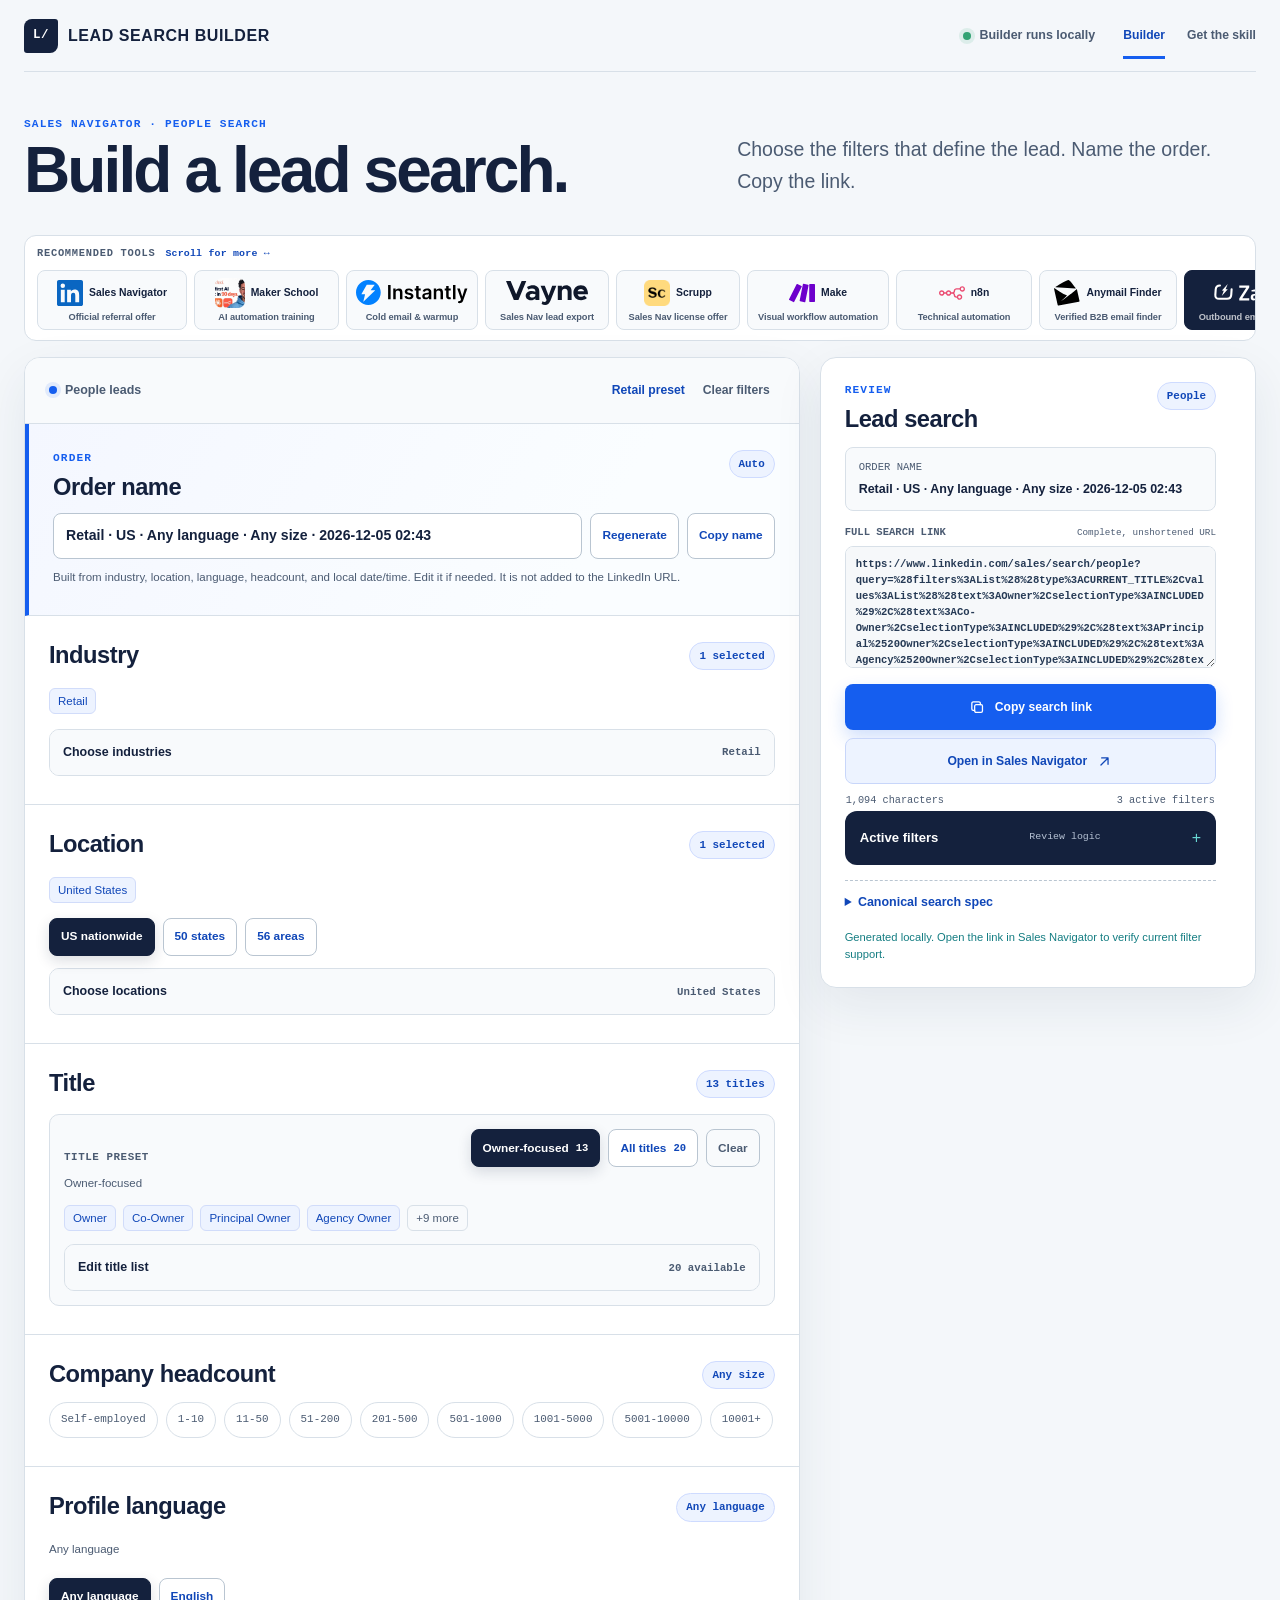
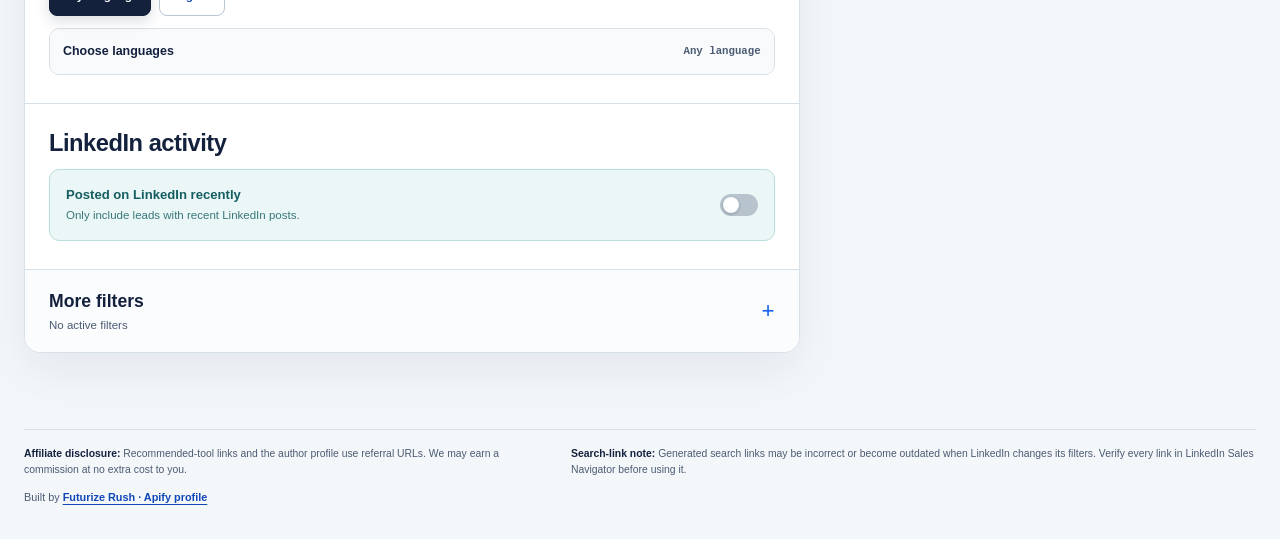
<file: index.html>
<!doctype html>
<html lang="en">
<head>
  <meta charset="utf-8">
  <meta name="viewport" content="width=device-width, initial-scale=1">
  <link rel="icon" href="assets/favicon.svg" type="image/svg+xml">
  <meta name="color-scheme" content="light">
  <meta name="referrer" content="no-referrer">
  <meta http-equiv="Content-Security-Policy" content="default-src 'self'; script-src 'self'; style-src 'self'; img-src 'self' data:; connect-src 'none'; object-src 'none'; base-uri 'none'; form-action 'none'">
  <title>Lead Search Builder</title>
  <meta name="description" content="Build and name a LinkedIn Sales Navigator people search link in your browser.">
  <link rel="canonical" href="https://futurizerush.github.io/lisn-search-link-builder/">
  <link rel="stylesheet" href="src/styles.css?v=22">
</head>
<body>
  <nav class="skip-links" aria-label="Skip links">
    <a class="skip-link" href="#builder-form">Skip to filters</a>
    <a class="skip-link" href="#preview-panel">Skip to review</a>
  </nav>

  <header class="masthead">
    <a class="brand-lockup" href="./" aria-label="Lead Search Builder home">
      <span class="brand-mark" aria-hidden="true">L/</span>
      <span>Lead Search Builder</span>
    </a>
    <div class="masthead-actions">
      <div class="privacy-note">
        <span class="privacy-light" aria-hidden="true"></span>
        Builder runs locally
      </div>
      <nav class="site-nav" aria-label="Primary navigation">
        <a href="./" aria-current="page">Builder</a>
        <a href="skill.html">Get the skill</a>
      </nav>
    </div>
  </header>

  <main>
    <section class="intro" aria-labelledby="page-title">
      <div>
        <p class="eyebrow">Sales Navigator · People search</p>
        <h1 id="page-title">Build a lead search.</h1>
      </div>
      <p class="lede">Choose the filters that define the lead. Name the order. Copy the link.</p>
    </section>

    <section class="recommended-tools" aria-labelledby="recommended-tools-title">
      <div class="tools-heading">
        <h2 id="recommended-tools-title">Recommended tools</h2>
        <span class="tool-scroll-hint" aria-hidden="true">Scroll for more&nbsp;&harr;</span>
      </div>
      <div class="tool-list">
        <a class="tool-link tool-link--linkedin" href="https://www.linkedin.com/premium/redeem/?upsellOrderOrigin=sn_referral_promotion&amp;coupon=rUuED4X_i&amp;customKey=ref_s&amp;redeemTypeV2=REFERRAL_COUPON" target="_blank" rel="sponsored nofollow noopener noreferrer" aria-label="Visit LinkedIn Sales Navigator — referral link" aria-describedby="tool-purpose-linkedin">
          <span class="tool-identity">
            <span class="partner-logo partner-logo--icon"><img src="assets/partners/linkedin-sales-navigator.svg" alt=""></span>
            <span class="partner-name">Sales Navigator</span>
          </span>
          <span id="tool-purpose-linkedin" class="tool-purpose">Official referral offer</span>
        </a>
        <a class="tool-link tool-link--maker" href="https://www.skool.com/makerschool/about?ref=5ddca9089f8f4fe7bd8f9bb2c3c8290b" target="_blank" rel="sponsored nofollow noopener noreferrer" aria-label="Visit Maker School on Skool — affiliate link" aria-describedby="tool-purpose-maker">
          <span class="tool-identity">
            <span class="partner-logo partner-logo--maker"><img src="assets/partners/maker-school.svg" alt=""></span>
            <span class="partner-name partner-name--maker">Maker School</span>
          </span>
          <span id="tool-purpose-maker" class="tool-purpose">AI automation training</span>
        </a>
        <a class="tool-link tool-link--instantly" href="https://refer.instantly.ai/rngeup6e956h" target="_blank" rel="sponsored nofollow noopener noreferrer" aria-label="Visit Instantly — affiliate link" aria-describedby="tool-purpose-instantly">
          <span class="tool-identity"><span class="partner-logo"><img src="assets/partners/instantly.svg" alt=""></span></span>
          <span id="tool-purpose-instantly" class="tool-purpose">Cold email &amp; warmup</span>
        </a>
        <a class="tool-link tool-link--vayne" href="https://www.vayne.io/en?fpr=rush" target="_blank" rel="sponsored nofollow noopener noreferrer" aria-label="Visit Vayne — affiliate link" aria-describedby="tool-purpose-vayne">
          <span class="tool-identity"><span class="partner-logo"><img src="assets/partners/vayne.svg?v=2" alt=""></span></span>
          <span id="tool-purpose-vayne" class="tool-purpose">Sales Nav lead export</span>
        </a>
        <a class="tool-link" href="https://app.scrupp.com/auth/signup?ref=RE5F9353" target="_blank" rel="sponsored nofollow noopener noreferrer" aria-label="Visit Scrupp — affiliate link" aria-describedby="tool-purpose-scrupp">
          <span class="tool-identity">
            <span class="partner-logo partner-logo--icon"><img src="assets/partners/scrupp.svg" alt=""></span>
            <span class="partner-name">Scrupp</span>
          </span>
          <span id="tool-purpose-scrupp" class="tool-purpose">Sales Nav license offer</span>
        </a>
        <a class="tool-link tool-link--make" href="https://www.make.com/en/register?pc=futurizerush" target="_blank" rel="sponsored nofollow noopener noreferrer" aria-label="Visit Make — affiliate link" aria-describedby="tool-purpose-make">
          <span class="tool-identity">
            <span class="partner-logo partner-logo--icon"><img src="assets/partners/make.svg" alt=""></span>
            <span class="partner-name">Make</span>
          </span>
          <span id="tool-purpose-make" class="tool-purpose">Visual workflow automation</span>
        </a>
        <a class="tool-link tool-link--n8n" href="https://n8n.partnerlinks.io/futurizerush" target="_blank" rel="sponsored nofollow noopener noreferrer" aria-label="Visit n8n — affiliate link" aria-describedby="tool-purpose-n8n">
          <span class="tool-identity">
            <span class="partner-logo partner-logo--icon"><img src="assets/partners/n8n.svg" alt=""></span>
            <span class="partner-name">n8n</span>
          </span>
          <span id="tool-purpose-n8n" class="tool-purpose">Technical automation</span>
        </a>
        <a class="tool-link tool-link--anymail" href="https://anymailfinder.com/?via=futurize-rush" target="_blank" rel="sponsored nofollow noopener noreferrer" aria-label="Visit Anymail Finder — affiliate link" aria-describedby="tool-purpose-anymail">
          <span class="tool-identity">
            <span class="partner-logo partner-logo--icon"><img src="assets/partners/anymail-finder.svg" alt=""></span>
            <span class="partner-name">Anymail Finder</span>
          </span>
          <span id="tool-purpose-anymail" class="tool-purpose">Verified B2B email finder</span>
        </a>
        <a class="tool-link tool-link--dark tool-link--zapmail" href="https://zapmail.ai/?via=rush" target="_blank" rel="sponsored nofollow noopener noreferrer" aria-label="Visit Zapmail — affiliate link" aria-describedby="tool-purpose-zapmail">
          <span class="tool-identity"><span class="partner-logo"><img src="assets/partners/zapmail.svg" alt=""></span></span>
          <span id="tool-purpose-zapmail" class="tool-purpose">Outbound email infrastructure</span>
        </a>
      </div>
    </section>

    <div class="workspace-shell">
      <form id="builder-form" class="builder-panel" novalidate tabindex="-1">
        <div class="form-toolbar">
          <div class="search-scope">
            <span class="scope-dot" aria-hidden="true"></span>
            <span>People leads</span>
          </div>
          <div class="toolbar-actions">
            <a class="text-link review-jump" href="#preview-panel">Review link</a>
            <button class="text-button" id="load-example" type="button">Retail preset</button>
            <button class="text-button subdued" id="reset-builder" type="button">Clear filters</button>
          </div>
        </div>

        <section class="order-section" aria-labelledby="order-name-heading">
          <div class="section-heading compact-heading">
            <div>
              <p class="section-kicker">Order</p>
              <h2 id="order-name-heading">Order name</h2>
            </div>
            <span id="order-name-mode" class="mode-badge">Auto</span>
          </div>
          <div class="order-name-row">
            <label class="order-name-field" for="order-name">
              <span class="sr-only">Order name</span>
              <input id="order-name" type="text" maxlength="160" autocomplete="off">
            </label>
            <button id="regenerate-order-name" class="secondary-button" type="button">Regenerate</button>
            <button id="copy-order-name" class="secondary-button" type="button">Copy name</button>
          </div>
          <p class="field-note">Built from industry, location, language, headcount, and local date/time. Edit it if needed. It is not added to the LinkedIn URL.</p>
        </section>

        <section class="filter-section" aria-labelledby="industry-heading">
          <div class="section-heading">
            <div>
              <h2 id="industry-heading">Industry</h2>
            </div>
            <span id="industry-selection-count" class="section-count">1 selected</span>
          </div>
          <div id="industry-selected" class="selected-summary" aria-live="polite"></div>
          <details class="option-picker" id="industry-picker">
            <summary><span>Choose industries</span><span id="industry-picker-summary">Retail</span></summary>
            <div class="picker-body">
              <label class="search-field" for="industry-search">
                <span class="sr-only">Search industries</span>
                <svg aria-hidden="true" viewBox="0 0 24 24"><path d="m21 21-4.3-4.3m2.3-5.2a7.5 7.5 0 1 1-15 0 7.5 7.5 0 0 1 15 0Z"/></svg>
                <input id="industry-search" type="search" placeholder="Search all industries" autocomplete="off">
              </label>
              <p id="industry-option-status" class="option-status" role="status" aria-live="polite"></p>
              <div id="industry-options" class="option-grid option-grid--industries" role="group" aria-label="Industry options"></div>
              <p id="industry-empty" class="empty-options" hidden>No matching industries.</p>
              <details class="custom-entry">
                <summary>Add a verified industry ID</summary>
                <div class="inline-fields">
                  <label>Industry name<input id="custom-industry-name" type="text" maxlength="80" autocomplete="off" placeholder="Software Development"></label>
                  <label>Industry ID<input id="custom-industry-id" type="text" inputmode="numeric" pattern="[1-9][0-9]*" autocomplete="off" placeholder="4"></label>
                  <button id="add-custom-industry" class="small-button" type="button">Add</button>
                </div>
                <p class="field-note">Use an ID verified in your Sales Navigator account.</p>
                <div id="custom-industry-list" class="token-row" aria-live="polite"></div>
              </details>
            </div>
          </details>
        </section>

        <section class="filter-section" aria-labelledby="region-heading">
          <div class="section-heading">
            <div>
              <h2 id="region-heading">Location</h2>
            </div>
            <span id="region-selection-count" class="section-count">1 selected</span>
          </div>
          <div id="region-selected" class="selected-summary" aria-live="polite"></div>
          <div class="preset-actions location-presets" aria-label="Location presets">
            <button id="select-us" class="preset-button" type="button" aria-pressed="true">US nationwide</button>
            <button id="select-us-states" class="preset-button" type="button" aria-pressed="false">50 states</button>
            <button id="select-all-us-areas" class="preset-button" type="button" aria-pressed="false">56 areas</button>
          </div>
          <details class="option-picker" id="region-picker">
            <summary><span>Choose locations</span><span id="region-picker-summary">United States</span></summary>
            <div class="picker-body">
              <label class="search-field" for="region-search">
                <span class="sr-only">Search US locations</span>
                <svg aria-hidden="true" viewBox="0 0 24 24"><path d="m21 21-4.3-4.3m2.3-5.2a7.5 7.5 0 1 1-15 0 7.5 7.5 0 0 1 15 0Z"/></svg>
                <input id="region-search" type="search" placeholder="Search states or US areas" autocomplete="off">
              </label>
              <p id="region-option-status" class="option-status" role="status" aria-live="polite"></p>
              <div id="region-options" class="option-grid option-grid--regions" role="group" aria-label="US location options"></div>
              <p id="region-empty" class="empty-options" hidden>No matching locations.</p>
            </div>
          </details>
        </section>

        <section class="filter-section" aria-labelledby="title-heading">
          <div class="section-heading">
            <div>
              <h2 id="title-heading">Title</h2>
            </div>
            <span id="title-selection-count" class="section-count" role="status" aria-live="polite" aria-atomic="true">13 titles</span>
          </div>
          <div class="preset-rack">
            <div class="preset-rack__heading">
              <div>
                <h3 class="subheading">Title preset</h3>
                <p id="title-preset-status">Owner-focused</p>
              </div>
              <div class="preset-actions" aria-label="Title presets">
                <button id="select-owner-titles" class="preset-button" type="button" aria-pressed="true">Owner-focused <span>13</span></button>
                <button id="select-all-titles" class="preset-button" type="button" aria-pressed="false">All titles <span>20</span></button>
                <button id="clear-titles" class="preset-button preset-button--quiet" type="button">Clear</button>
              </div>
            </div>
            <div id="title-summary" class="selected-summary selected-summary--plain"></div>
            <details class="option-picker title-picker" id="title-picker">
              <summary><span>Edit title list</span><span>20 available</span></summary>
              <div class="picker-body">
                <div id="title-options" class="option-grid option-grid--titles" role="group" aria-label="Current job titles"></div>
              </div>
            </details>
          </div>
        </section>

        <section class="filter-section" aria-labelledby="headcount-heading">
          <div class="section-heading compact-heading">
            <div>
              <h2 id="headcount-heading">Company headcount</h2>
            </div>
            <span id="headcount-selection-count" class="section-count">Any size</span>
          </div>
          <div id="headcount-options" class="pill-grid" role="group" aria-label="Company headcount"></div>
        </section>

        <section class="filter-section" aria-labelledby="language-heading">
          <div class="section-heading compact-heading">
            <div>
              <h2 id="language-heading">Profile language</h2>
            </div>
            <span id="language-selection-count" class="section-count">Any language</span>
          </div>
          <div id="language-selected" class="selected-summary" aria-live="polite"></div>
          <div class="preset-actions language-presets" role="group" aria-labelledby="language-heading">
            <button id="select-any-language" class="preset-button" type="button" aria-pressed="true">Any language</button>
            <button id="select-english-language" class="preset-button" type="button" aria-pressed="false">English</button>
          </div>
          <details class="option-picker" id="language-picker">
            <summary><span>Choose languages</span><span id="language-picker-summary">Any language</span></summary>
            <div class="picker-body">
              <div id="language-options" class="pill-grid language-grid" role="group" aria-label="Profile language"></div>
            </div>
          </details>
        </section>

        <section class="filter-section activity-section" aria-labelledby="activity-heading">
          <div class="section-heading compact-heading">
            <div>
              <h2 id="activity-heading">LinkedIn activity</h2>
            </div>
          </div>
          <label class="featured-switch">
            <span>
              <strong>Posted on LinkedIn recently</strong>
              <small>Only include leads with recent LinkedIn posts.</small>
            </span>
            <input id="posted-on-linkedin" type="checkbox" data-people-toggle="postedOnLinkedin">
          </label>
        </section>

        <details class="advanced-suite" id="more-filters">
          <summary>
            <span><strong>More filters</strong><small id="advanced-filter-status">No active filters</small></span>
            <span aria-hidden="true">+</span>
          </summary>
          <div class="advanced-suite__body">
            <section class="advanced-section" aria-labelledby="seniority-heading">
              <h2 id="seniority-heading">Seniority</h2>
              <div id="seniority-options" class="pill-grid" role="group" aria-label="Seniority"></div>
              <h3 class="subheading">Job function</h3>
              <div id="function-options" class="option-grid compact-options" role="group" aria-label="Job functions"></div>
            </section>

            <section class="advanced-section" aria-labelledby="company-type-heading">
              <h2 id="company-type-heading">Company type</h2>
              <div id="company-type-options" class="pill-grid" role="group" aria-label="Company type"></div>
              <h3 class="subheading">Other signals</h3>
              <div class="switch-list">
                <label><span>Recently changed jobs</span><input type="checkbox" data-people-toggle="changedJobs"></label>
                <label><span>Follows your company</span><input type="checkbox" data-people-toggle="followsYourCompany"></label>
                <label><span>Viewed your profile</span><input type="checkbox" data-people-toggle="viewedYourProfile"></label>
                <label><span>Past colleague</span><input type="checkbox" data-people-toggle="pastColleague"></label>
                <label><span>Shared experiences</span><input type="checkbox" data-people-toggle="sharedExperiences"></label>
              </div>
            </section>

            <section class="advanced-section" aria-labelledby="title-logic-heading">
              <h2 id="title-logic-heading">Advanced title logic</h2>
              <div class="two-column-fields">
                <div class="field-stack">
                  <label>Additional titles or Boolean expressions<textarea id="title-include" rows="5" spellcheck="false" placeholder='President&#10;"Store Owner" OR Proprietor' aria-describedby="title-logic-note title-include-error"></textarea></label>
                  <p id="title-include-error" class="inline-error" hidden></p>
                </div>
                <div class="field-stack">
                  <label>Excluded titles<textarea id="title-exclude" rows="5" spellcheck="false" placeholder="Product Owner&#10;Account Owner" aria-describedby="title-logic-note title-exclude-error"></textarea></label>
                  <p id="title-exclude-error" class="inline-error" hidden></p>
                </div>
              </div>
              <p id="title-logic-note" class="field-note">Use one title or Boolean expression per line.</p>
            </section>

            <section class="advanced-section" aria-labelledby="people-keywords-heading">
              <h2 id="people-keywords-heading">Keywords</h2>
              <label class="full-field">Full-profile Boolean expression<input id="people-keywords" type="text" spellcheck="false" autocomplete="off" placeholder='"independent retailer" OR "family business"' aria-describedby="keywords-note keywords-inline-error"></label>
              <p id="keywords-note" class="field-note">Keywords may match past roles or education.</p>
              <p id="keywords-inline-error" class="inline-error" hidden></p>
            </section>
          </div>
        </details>
      </form>

      <aside id="preview-panel" class="preview-panel" aria-labelledby="preview-title" tabindex="-1">
        <div class="preview-sticky">
          <div class="preview-heading">
            <div>
              <p class="section-kicker">Review</p>
              <h2 id="preview-title">Lead search</h2>
            </div>
            <span class="mode-badge">People</span>
          </div>

          <div class="order-preview">
            <span>Order name</span>
            <strong id="preview-order-name"></strong>
          </div>

          <div id="error-message" class="message message--error" role="alert" hidden></div>
          <div id="empty-message" class="message message--neutral" hidden>Choose at least one filter to build a search link.</div>

          <div id="warning-list" class="warning-list" aria-live="polite"></div>

          <label class="url-output url-output--visible" for="search-url">
            <span class="url-output-heading">
              <strong>Full search link</strong>
              <small id="search-link-note">Complete, unshortened URL</small>
            </span>
            <textarea id="search-url" rows="6" readonly spellcheck="false" aria-describedby="search-link-note"></textarea>
          </label>

          <div class="primary-actions">
            <button id="copy-link" class="copy-button" type="button" disabled>
              <svg aria-hidden="true" viewBox="0 0 24 24"><rect x="8" y="8" width="11" height="11" rx="2"/><path d="M16 8V6a2 2 0 0 0-2-2H6a2 2 0 0 0-2 2v8a2 2 0 0 0 2 2h2"/></svg>
              <span>Copy search link</span>
            </button>
            <a id="open-link" class="open-button is-disabled" href="#" target="_blank" rel="noopener noreferrer" aria-disabled="true">
              Open in Sales Navigator
              <svg aria-hidden="true" viewBox="0 0 24 24"><path d="M7 17 17 7M8 7h9v9"/></svg>
            </a>
          </div>

          <div class="output-meta">
            <span id="url-length">0 characters</span>
            <span id="filter-count">0 active filters</span>
          </div>

          <details class="logic-card">
            <summary class="logic-card-heading">
              <h3 id="logic-title">Active filters</h3>
              <span>Review logic</span>
            </summary>
            <div id="logic-rail" class="logic-rail" aria-live="polite"></div>
          </details>

          <details class="technical-details">
            <summary>Canonical search spec</summary>
            <pre id="spec-output"></pre>
          </details>

          <p class="truth-note">Generated locally. Open the link in Sales Navigator to verify current filter support.</p>
        </div>
      </aside>
    </div>
  </main>

  <footer class="site-footer">
    <div class="footer-notes">
      <p><strong>Affiliate disclosure:</strong> Recommended-tool links and the author profile use referral URLs. We may earn a commission at no extra cost to you.</p>
      <p><strong>Search-link note:</strong> Generated search links may be incorrect or become outdated when LinkedIn changes its filters. Verify every link in LinkedIn Sales Navigator before using it.</p>
    </div>
    <p class="footer-author">Built by <a href="https://apify.com/futurizerush?fpr=rush" target="_blank" rel="me sponsored nofollow noopener noreferrer">Futurize Rush · Apify profile</a></p>
  </footer>

  <div id="toast" class="toast" role="status" aria-live="polite" aria-atomic="true"></div>
  <script src="src/lisn-core.js?v=7"></script>
  <script src="src/order-name.js?v=5"></script>
  <script src="src/app.js?v=12"></script>
</body>
</html>
</file>
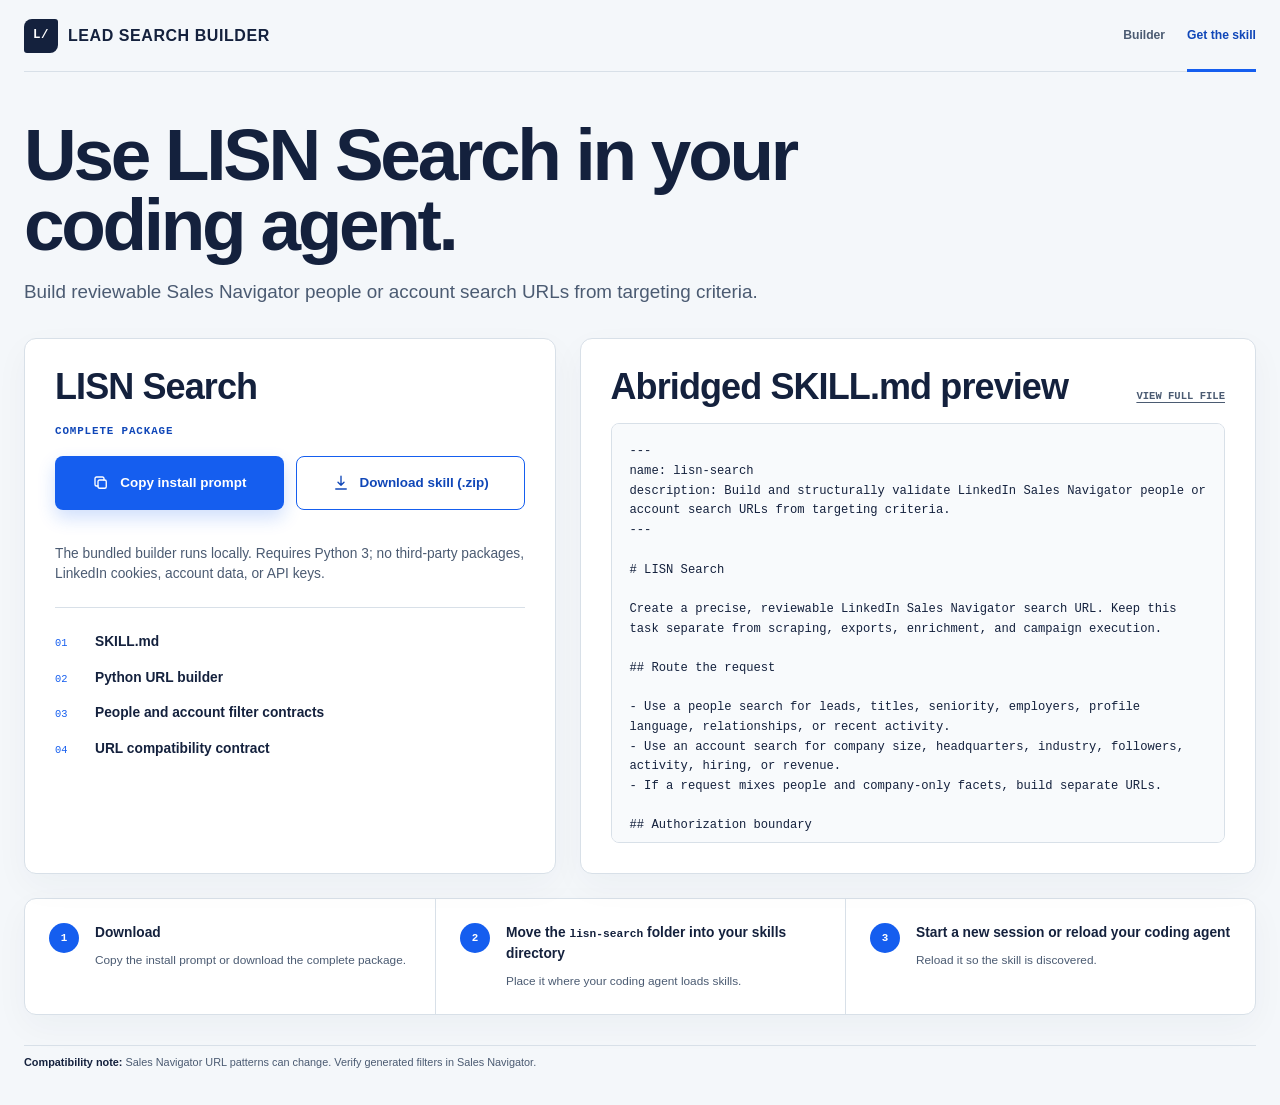
<file: skill.html>
<!doctype html>
<html lang="en">
<head>
  <meta charset="utf-8">
  <meta name="viewport" content="width=device-width, initial-scale=1">
  <link rel="icon" href="assets/favicon.svg" type="image/svg+xml">
  <meta name="color-scheme" content="light">
  <meta name="referrer" content="no-referrer">
  <meta http-equiv="Content-Security-Policy" content="default-src 'self'; script-src 'self'; style-src 'self'; img-src 'self' data:; connect-src 'none'; object-src 'none'; base-uri 'none'; form-action 'none'">
  <title>LISN Search Skill · Lead Search Builder</title>
  <meta name="description" content="Copy an install prompt or download the complete LISN Search skill for building reviewable Sales Navigator search URLs.">
  <link rel="canonical" href="https://futurizerush.github.io/lisn-search-link-builder/skill.html">
  <link rel="stylesheet" href="src/styles.css?v=22">
  <link rel="stylesheet" href="src/skill.css?v=2">
</head>
<body class="skill-page">
  <nav class="skip-links" aria-label="Skip links">
    <a class="skip-link" href="#skill-actions">Skip to actions</a>
    <a class="skip-link" href="#skill-preview">Skip to preview</a>
  </nav>

  <header class="masthead">
    <a class="brand-lockup" href="./" aria-label="Lead Search Builder home">
      <span class="brand-mark" aria-hidden="true">L/</span>
      <span>Lead Search Builder</span>
    </a>
    <nav class="site-nav" aria-label="Primary navigation">
      <a href="./">Builder</a>
      <a href="skill.html" aria-current="page">Get the skill</a>
    </nav>
  </header>

  <main class="skill-main">
    <section class="skill-intro" aria-labelledby="skill-page-title">
      <h1 id="skill-page-title">Use LISN Search in your coding agent.</h1>
      <p>Build reviewable Sales Navigator people or account search URLs from targeting criteria.</p>
    </section>

    <div class="skill-layout">
      <section id="skill-actions" class="skill-package" aria-labelledby="skill-package-title" tabindex="-1">
        <div>
          <h2 id="skill-package-title">LISN Search</h2>
          <p class="skill-kicker">Complete package</p>
        </div>

        <div class="skill-action-row">
          <button id="copy-install-prompt" class="skill-primary-action" type="button">
            <svg aria-hidden="true" viewBox="0 0 24 24"><rect x="8" y="8" width="11" height="11" rx="2"/><path d="M16 8V6a2 2 0 0 0-2-2H6a2 2 0 0 0-2 2v8a2 2 0 0 0 2 2h2"/></svg>
            <span id="copy-install-label">Copy install prompt</span>
          </button>
          <a id="download-skill" class="skill-secondary-action" href="downloads/lisn-search.zip" download="lisn-search.zip">
            <svg aria-hidden="true" viewBox="0 0 24 24"><path d="M12 3v12m0 0 4-4m-4 4-4-4M5 20h14"/></svg>
            Download skill (.zip)
          </a>
        </div>
        <p id="skill-action-status" class="skill-action-status" role="status" aria-live="polite"></p>

        <p class="skill-safety-note">The bundled builder runs locally. Requires Python 3; no third-party packages, LinkedIn cookies, account data, or API keys.</p>

        <ul class="package-files" aria-label="Package contents">
          <li><span aria-hidden="true">01</span><strong>SKILL.md</strong></li>
          <li><span aria-hidden="true">02</span><strong>Python URL builder</strong></li>
          <li><span aria-hidden="true">03</span><strong>People and account filter contracts</strong></li>
          <li><span aria-hidden="true">04</span><strong>URL compatibility contract</strong></li>
        </ul>
      </section>

      <section id="skill-preview" class="skill-preview" aria-labelledby="skill-preview-title" tabindex="-1">
        <div class="skill-preview-heading">
          <h2 id="skill-preview-title">Abridged SKILL.md preview</h2>
          <a href="skill/lisn-search/SKILL.md" target="_blank" rel="noopener">View full file</a>
        </div>
        <pre tabindex="0" aria-label="Scrollable abridged SKILL.md preview"><code>---
name: lisn-search
description: Build and structurally validate LinkedIn Sales Navigator people or account search URLs from targeting criteria.
---

# LISN Search

Create a precise, reviewable LinkedIn Sales Navigator search URL. Keep this task separate from scraping, exports, enrichment, and campaign execution.

## Route the request

- Use a people search for leads, titles, seniority, employers, profile language, relationships, or recent activity.
- Use an account search for company size, headquarters, industry, followers, activity, hiring, or revenue.
- If a request mixes people and company-only facets, build separate URLs.

## Authorization boundary

Building or validating a URL does not authorize scraping, enrichment, outreach, or access to cookies and credentials.</code></pre>
      </section>
    </div>

    <ol class="install-steps" aria-label="Installation steps">
      <li>
        <span aria-hidden="true">1</span>
        <div><strong>Download</strong><p>Copy the install prompt or download the complete package.</p></div>
      </li>
      <li>
        <span aria-hidden="true">2</span>
        <div><strong>Move the <code>lisn-search</code> folder into your skills directory</strong><p>Place it where your coding agent loads skills.</p></div>
      </li>
      <li>
        <span aria-hidden="true">3</span>
        <div><strong>Start a new session or reload your coding agent</strong><p>Reload it so the skill is discovered.</p></div>
      </li>
    </ol>
  </main>

  <footer class="site-footer skill-footer">
    <p><strong>Compatibility note:</strong> Sales Navigator URL patterns can change. Verify generated filters in Sales Navigator.</p>
  </footer>

  <script src="src/skill-page.js?v=1"></script>
</body>
</html>
</file>
<file: src/styles.css>
:root {
  --ink: #14213d;
  --ink-soft: #4b5b72;
  --paper: #f4f7fa;
  --surface: #ffffff;
  --surface-soft: #f8fafc;
  --line: #d8e0e8;
  --line-strong: #b9c5d1;
  --blue: #155eef;
  --blue-dark: #1047b8;
  --blue-wash: #edf3ff;
  --teal: #147d82;
  --teal-wash: #eaf7f6;
  --amber: #8b5a0a;
  --amber-wash: #fff7e5;
  --red: #b4233a;
  --red-wash: #fff1f3;
  --shadow: 0 18px 50px rgba(25, 48, 78, 0.08);
  --display: "Avenir Next Condensed", "Arial Narrow", "Helvetica Neue", sans-serif;
  --body: "Avenir Next", "Segoe UI", Helvetica, Arial, sans-serif;
  --mono: "SFMono-Regular", Consolas, "Liberation Mono", monospace;
}

* {
  box-sizing: border-box;
}

html {
  scroll-behavior: smooth;
}

body {
  margin: 0;
  color: var(--ink);
  background: var(--paper);
  font-family: var(--body);
  line-height: 1.5;
}

button,
input,
textarea {
  color: inherit;
  font: inherit;
}

button,
summary,
label {
  -webkit-tap-highlight-color: transparent;
}

button {
  border: 0;
}

svg {
  fill: none;
  stroke: currentColor;
  stroke-linecap: round;
  stroke-linejoin: round;
  stroke-width: 1.8;
}

[hidden] {
  display: none !important;
}

.sr-only {
  position: absolute;
  width: 1px;
  height: 1px;
  padding: 0;
  margin: -1px;
  overflow: hidden;
  clip: rect(0, 0, 0, 0);
  white-space: nowrap;
  border: 0;
}

:focus-visible {
  outline: 3px solid rgba(21, 94, 239, 0.32);
  outline-offset: 3px;
}

.skip-links {
  position: fixed;
  top: 10px;
  left: 10px;
  z-index: 100;
  display: flex;
  gap: 8px;
}

.skip-link {
  padding: 9px 12px;
  color: #fff;
  background: var(--ink);
  border-radius: 7px;
  transform: translateY(-180%);
}

.skip-link:focus {
  transform: translateY(0);
}

.masthead,
main {
  width: min(1320px, calc(100% - 48px));
  margin-right: auto;
  margin-left: auto;
}

.masthead {
  display: flex;
  align-items: center;
  justify-content: space-between;
  min-height: 72px;
  border-bottom: 1px solid var(--line);
}

.brand-lockup {
  display: flex;
  align-items: center;
  gap: 10px;
  color: inherit;
  font-family: var(--display);
  font-size: 1rem;
  font-weight: 750;
  letter-spacing: 0.035em;
  text-decoration: none;
  text-transform: uppercase;
}

.brand-mark {
  display: grid;
  width: 34px;
  height: 34px;
  place-items: center;
  color: #fff;
  background: var(--ink);
  border-radius: 8px 3px 8px 3px;
  font-family: var(--mono);
  font-size: 0.78rem;
}

.privacy-note,
.search-scope {
  display: inline-flex;
  align-items: center;
  gap: 8px;
  color: var(--ink-soft);
  font-size: 0.78rem;
  font-weight: 650;
}

.privacy-light,
.scope-dot {
  width: 8px;
  height: 8px;
  background: #32a273;
  border-radius: 50%;
  box-shadow: 0 0 0 4px rgba(50, 162, 115, 0.12);
}

.scope-dot {
  background: var(--blue);
  box-shadow: 0 0 0 4px rgba(21, 94, 239, 0.1);
}

.masthead-actions,
.site-nav {
  display: flex;
  align-items: center;
}

.masthead-actions {
  gap: 28px;
}

.site-nav {
  align-self: stretch;
  gap: 22px;
}

.site-nav a {
  position: relative;
  display: inline-flex;
  min-height: 44px;
  align-self: stretch;
  align-items: center;
  color: var(--ink-soft);
  font-size: 0.76rem;
  font-weight: 750;
  text-decoration: none;
}

.site-nav a:hover,
.site-nav a[aria-current="page"] {
  color: var(--blue-dark);
}

.site-nav a[aria-current="page"]::after {
  position: absolute;
  right: 0;
  bottom: -1px;
  left: 0;
  height: 3px;
  background: var(--blue);
  content: "";
}

.intro {
  display: grid;
  grid-template-columns: minmax(0, 1fr) minmax(300px, 0.78fr);
  align-items: end;
  gap: 48px;
  padding: 44px 0 34px;
}

.eyebrow,
.section-kicker {
  margin: 0 0 7px;
  color: var(--blue);
  font-family: var(--mono);
  font-size: 0.7rem;
  font-weight: 750;
  letter-spacing: 0.1em;
  text-transform: uppercase;
}

.intro h1 {
  margin: 0;
  font-family: var(--display);
  font-size: clamp(3rem, 5vw, 5rem);
  font-weight: 760;
  letter-spacing: -0.045em;
  line-height: 0.96;
}

.lede {
  max-width: 560px;
  margin: 0 0 4px;
  color: var(--ink-soft);
  font-size: clamp(1rem, 1.7vw, 1.22rem);
  line-height: 1.65;
}

.recommended-tools {
  display: flex;
  align-items: center;
  gap: 18px;
  min-height: 80px;
  padding: 9px 10px 9px 18px;
  margin-bottom: 20px;
  overflow: hidden;
  background: var(--surface);
  border: 1px solid var(--line);
  border-radius: 12px;
}

.recommended-tools h2 {
  flex: 0 0 auto;
  margin: 0;
  color: var(--ink-soft);
  font-family: var(--mono);
  font-size: 0.65rem;
  letter-spacing: 0.07em;
  text-transform: uppercase;
}

.tools-heading {
  flex: 0 0 auto;
}

.tool-scroll-hint {
  display: inline;
  color: var(--blue-dark);
  font-family: var(--mono);
  font-size: 0.62rem;
  font-weight: 700;
  letter-spacing: 0.02em;
  white-space: nowrap;
}

.tool-list {
  display: flex;
  flex: 1 1 auto;
  gap: 7px;
  min-width: 0;
  overflow-x: auto;
  overscroll-behavior-x: contain;
  scrollbar-width: thin;
}

.tool-link {
  --tool-width: 124px;
  display: flex;
  flex: 1 1 var(--tool-width);
  flex-direction: column;
  align-items: center;
  justify-content: center;
  gap: 4px;
  min-width: var(--tool-width);
  height: 60px;
  padding: 6px 8px;
  color: var(--ink);
  background: var(--surface-soft);
  border: 1px solid var(--line);
  border-radius: 8px;
  text-align: center;
  text-decoration: none;
  transition: border-color 140ms ease, background 140ms ease;
}

.tool-link--linkedin {
  --tool-width: 150px;
}

.tool-link--maker {
  --tool-width: 145px;
}

.tool-link--instantly {
  --tool-width: 132px;
}

.tool-link--make {
  --tool-width: 142px;
}

.tool-link--n8n {
  --tool-width: 136px;
}

.tool-link--anymail {
  --tool-width: 138px;
}

.tool-link--zapmail {
  --tool-width: 160px;
}

.tool-link:hover {
  background: #f2f6fb;
  border-color: #aebce0;
}

.tool-link:focus-visible {
  outline: 3px solid var(--blue);
  outline-offset: 2px;
}

.tool-link--dark {
  color: #fff;
  background: var(--ink);
  border-color: var(--ink);
}

.tool-link--dark:hover {
  background: #203250;
  border-color: #203250;
}

.tool-identity {
  display: flex;
  align-items: center;
  justify-content: center;
  gap: 6px;
  width: 100%;
  min-width: 0;
  height: 30px;
}

.partner-logo {
  display: flex;
  align-items: center;
  justify-content: center;
  min-width: 0;
  height: 26px;
}

.partner-logo img {
  display: block;
  width: auto;
  max-width: min(112px, 100%);
  height: auto;
  max-height: 26px;
}

.partner-logo--maker {
  flex: 0 0 30px;
  height: 30px;
}

.partner-logo--maker img {
  width: 30px;
  height: 30px;
  max-height: 30px;
  border-radius: 7px;
  object-fit: cover;
}

.tool-link--vayne .partner-logo img {
  width: 82px;
  max-width: 100%;
  height: auto;
}

.partner-logo--icon {
  flex: 0 0 26px;
}

.partner-logo--icon img {
  width: 26px;
  height: 26px;
}

.partner-name {
  overflow: hidden;
  font-size: 0.65rem;
  font-weight: 750;
  text-overflow: ellipsis;
  white-space: nowrap;
}

.tool-purpose {
  display: block;
  width: 100%;
  color: var(--ink-soft);
  font-size: 0.58rem;
  font-weight: 620;
  line-height: 1.1;
  letter-spacing: -0.01em;
  text-align: center;
  white-space: nowrap;
}

.tool-link--dark .tool-purpose {
  color: rgba(255, 255, 255, 0.72);
}

.workspace-shell {
  display: grid;
  grid-template-columns: minmax(0, 1.28fr) minmax(340px, 0.72fr);
  align-items: start;
  gap: 20px;
  padding-bottom: 64px;
}

.builder-panel,
.preview-panel {
  min-width: 0;
  background: var(--surface);
  border: 1px solid var(--line);
  border-radius: 16px;
  box-shadow: var(--shadow);
}

.preview-panel {
  position: sticky;
  top: 16px;
  align-self: start;
  max-height: calc(100vh - 32px);
  overflow: auto;
  overscroll-behavior: contain;
  scrollbar-gutter: stable;
}

.builder-panel {
  overflow: hidden;
}

.form-toolbar {
  display: flex;
  align-items: center;
  justify-content: space-between;
  gap: 18px;
  min-height: 66px;
  padding: 14px 24px;
  background: var(--surface-soft);
  border-bottom: 1px solid var(--line);
}

.toolbar-actions,
.preset-actions {
  display: flex;
  align-items: center;
  flex-wrap: wrap;
  gap: 8px;
}

.text-link,
.text-button {
  padding: 8px 5px;
  color: var(--blue-dark);
  background: transparent;
  cursor: pointer;
  font-size: 0.76rem;
  font-weight: 700;
  text-decoration: none;
  white-space: nowrap;
}

.text-link:hover,
.text-button:hover {
  color: var(--blue);
  text-decoration: underline;
  text-underline-offset: 3px;
}

.text-button.subdued {
  color: var(--ink-soft);
}

.order-section,
.filter-section {
  padding: 26px 24px 28px;
  border-bottom: 1px solid var(--line);
}

.order-section {
  background: linear-gradient(120deg, #f4f7ff 0%, #fafdff 72%);
  border-left: 4px solid var(--blue);
}

.section-heading {
  display: flex;
  align-items: flex-start;
  justify-content: space-between;
  gap: 18px;
  margin-bottom: 16px;
}

.compact-heading {
  margin-bottom: 13px;
}

.section-heading h2,
.preview-heading h2,
.advanced-section h2 {
  margin: 0;
  font-family: var(--display);
  font-size: 1.48rem;
  letter-spacing: -0.02em;
  line-height: 1.1;
}

.section-count,
.mode-badge {
  display: inline-flex;
  align-items: center;
  min-height: 28px;
  padding: 5px 9px;
  color: var(--blue-dark);
  background: var(--blue-wash);
  border: 1px solid #cedbff;
  border-radius: 999px;
  font-family: var(--mono);
  font-size: 0.68rem;
  font-weight: 700;
  white-space: nowrap;
}

.order-name-row {
  display: grid;
  grid-template-columns: minmax(0, 1fr) auto auto;
  gap: 8px;
}

.order-name-field input {
  width: 100%;
  min-height: 46px;
  padding: 10px 12px;
  background: #fff;
  border: 1px solid var(--line-strong);
  border-radius: 8px;
  font-size: 0.88rem;
  font-weight: 650;
}

.order-name-field input:focus,
.search-field:focus-within,
.two-column-fields textarea:focus,
.full-field input:focus,
.inline-fields input:focus {
  border-color: var(--blue);
  outline: 0;
  box-shadow: 0 0 0 3px rgba(21, 94, 239, 0.11);
}

.secondary-button,
.small-button,
.preset-button {
  min-height: 38px;
  padding: 8px 11px;
  color: var(--blue-dark);
  background: #fff;
  border: 1px solid var(--line-strong);
  border-radius: 8px;
  cursor: pointer;
  font-size: 0.74rem;
  font-weight: 720;
}

.secondary-button:hover,
.small-button:hover,
.preset-button:hover {
  border-color: var(--blue);
}

.secondary-button:disabled {
  cursor: not-allowed;
  opacity: 0.45;
}

.preset-button {
  display: inline-flex;
  align-items: center;
  justify-content: center;
  gap: 7px;
}

.preset-button span {
  color: inherit;
  font-family: var(--mono);
  font-size: 0.66rem;
}

.preset-button[aria-pressed="true"] {
  color: #fff;
  background: var(--ink);
  border-color: var(--ink);
  box-shadow: 0 5px 14px rgba(20, 33, 61, 0.15);
}

.preset-button--quiet {
  color: var(--ink-soft);
  background: var(--surface-soft);
}

.field-note,
.option-status,
.empty-options {
  color: var(--ink-soft);
  font-size: 0.72rem;
  line-height: 1.55;
}

.field-note {
  margin: 10px 0 0;
}

.selected-summary {
  display: flex;
  align-items: center;
  flex-wrap: wrap;
  gap: 7px;
  min-height: 30px;
  margin-bottom: 13px;
}

.summary-chip,
.summary-more,
.summary-empty {
  padding: 5px 8px;
  border-radius: 6px;
  font-size: 0.72rem;
  line-height: 1.25;
}

.summary-chip {
  color: var(--blue-dark);
  background: var(--blue-wash);
  border: 1px solid #d1dcfa;
}

.summary-more {
  color: var(--ink-soft);
  background: var(--surface-soft);
  border: 1px solid var(--line);
}

.summary-empty {
  padding-left: 0;
  color: var(--ink-soft);
}

.option-picker {
  overflow: hidden;
  border: 1px solid var(--line);
  border-radius: 10px;
}

.option-picker > summary,
.technical-details > summary,
.custom-entry > summary {
  cursor: pointer;
  font-size: 0.78rem;
  font-weight: 720;
}

.option-picker > summary {
  display: flex;
  align-items: center;
  justify-content: space-between;
  gap: 12px;
  min-height: 45px;
  padding: 10px 13px;
  background: var(--surface-soft);
  list-style-position: inside;
}

.option-picker > summary span:last-child {
  max-width: 60%;
  overflow: hidden;
  color: var(--ink-soft);
  font-family: var(--mono);
  font-size: 0.67rem;
  text-overflow: ellipsis;
  white-space: nowrap;
}

.picker-body {
  padding: 13px;
  border-top: 1px solid var(--line);
}

.search-field {
  display: flex;
  align-items: center;
  gap: 9px;
  padding: 0 12px;
  background: #fff;
  border: 1px solid var(--line);
  border-radius: 8px;
}

.search-field svg {
  width: 16px;
  color: var(--ink-soft);
}

.search-field input {
  width: 100%;
  min-height: 42px;
  padding: 9px 0;
  background: transparent;
  border: 0;
  outline: 0;
}

.option-status {
  margin: 8px 1px 10px;
  font-family: var(--mono);
  font-size: 0.66rem;
}

.option-grid {
  display: grid;
  grid-template-columns: repeat(2, minmax(0, 1fr));
  gap: 7px;
  max-height: 330px;
  padding: 2px;
  overflow: auto;
  scrollbar-color: var(--line-strong) transparent;
}

.option-grid--regions {
  max-height: 360px;
}

.option-item,
.pill-item {
  position: relative;
}

.option-item input,
.pill-item input {
  position: absolute;
  opacity: 0;
  pointer-events: none;
}

.option-item label {
  display: flex;
  align-items: center;
  gap: 9px;
  min-height: 42px;
  padding: 8px 10px;
  color: var(--ink-soft);
  background: #fff;
  border: 1px solid var(--line);
  border-radius: 7px;
  cursor: pointer;
  font-size: 0.75rem;
  line-height: 1.35;
}

.option-item label::before {
  flex: 0 0 16px;
  width: 16px;
  height: 16px;
  content: "";
  border: 1px solid var(--line-strong);
  border-radius: 4px;
}

.option-item input:checked + label {
  color: var(--blue-dark);
  background: var(--blue-wash);
  border-color: #adc3fc;
}

.option-item input:checked + label::before {
  background-color: var(--blue);
  background-image: url("data:image/svg+xml,%3Csvg xmlns='http://www.w3.org/2000/svg' viewBox='0 0 16 16'%3E%3Cpath d='m3.2 8.1 3.1 3.1 6.5-6.5' fill='none' stroke='white' stroke-width='2' stroke-linecap='round' stroke-linejoin='round'/%3E%3C/svg%3E");
  border-color: var(--blue);
}

.option-item input:focus-visible + label,
.pill-item input:focus-visible + label {
  outline: 3px solid rgba(21, 94, 239, 0.3);
  outline-offset: 2px;
}

.option-item.is-filtered-out {
  display: none;
}

.empty-options {
  padding: 18px 10px;
  margin: 0;
  text-align: center;
}

.custom-entry {
  margin-top: 13px;
  border-top: 1px dashed var(--line-strong);
}

.custom-entry > summary,
.technical-details > summary {
  padding: 12px 0 4px;
  color: var(--blue-dark);
}

.inline-fields {
  display: flex;
  align-items: flex-end;
  gap: 9px;
  margin-top: 10px;
}

.inline-fields label,
.two-column-fields label,
.full-field {
  color: var(--ink-soft);
  font-size: 0.72rem;
  font-weight: 700;
}

.inline-fields label {
  flex: 1 1 180px;
}

.inline-fields input,
.two-column-fields textarea,
.full-field input {
  width: 100%;
  margin-top: 6px;
  background: #fff;
  border: 1px solid var(--line);
  border-radius: 8px;
}

.inline-fields input,
.full-field input {
  min-height: 42px;
  padding: 9px 11px;
}

.token-row {
  display: flex;
  flex-wrap: wrap;
  gap: 7px;
  margin-top: 10px;
}

.token {
  display: inline-flex;
  align-items: center;
  gap: 7px;
  padding: 5px 8px;
  color: var(--blue-dark);
  background: var(--blue-wash);
  border-radius: 6px;
  font-size: 0.7rem;
}

.token button {
  padding: 0;
  color: inherit;
  background: transparent;
  cursor: pointer;
  font-size: 1rem;
  line-height: 1;
}

.location-presets,
.language-presets {
  margin-bottom: 12px;
}

.preset-rack {
  padding: 14px;
  background: var(--surface-soft);
  border: 1px solid var(--line);
  border-radius: 10px;
}

.preset-rack__heading {
  display: flex;
  align-items: flex-start;
  justify-content: space-between;
  gap: 16px;
  margin-bottom: 11px;
}

.preset-rack__heading p {
  margin: 3px 0 0;
  color: var(--ink-soft);
  font-size: 0.72rem;
}

.selected-summary--plain {
  margin-bottom: 11px;
}

.title-picker .option-grid {
  max-height: 360px;
}

.pill-grid {
  display: flex;
  flex-wrap: wrap;
  gap: 8px;
}

.pill-item label {
  display: inline-flex;
  align-items: center;
  min-height: 36px;
  padding: 8px 11px;
  color: var(--ink-soft);
  background: #fff;
  border: 1px solid var(--line);
  border-radius: 999px;
  cursor: pointer;
  font-family: var(--mono);
  font-size: 0.68rem;
  line-height: 1.1;
}

.pill-item input:checked + label {
  color: #fff;
  background: var(--ink);
  border-color: var(--ink);
}

.language-grid {
  max-height: 260px;
  overflow: auto;
}

.featured-switch {
  display: flex;
  align-items: center;
  justify-content: space-between;
  gap: 18px;
  padding: 15px 16px;
  background: var(--teal-wash);
  border: 1px solid #b9dfdc;
  border-radius: 10px;
  cursor: pointer;
}

.featured-switch span,
.featured-switch strong,
.featured-switch small {
  display: block;
}

.featured-switch strong {
  color: #155d61;
  font-size: 0.82rem;
}

.featured-switch small {
  margin-top: 3px;
  color: #397579;
  font-size: 0.72rem;
}

.featured-switch input,
.switch-list input {
  flex: 0 0 38px;
  width: 38px;
  height: 22px;
  margin: 0;
  appearance: none;
  background: #b7c4ce;
  border-radius: 999px;
  cursor: pointer;
  transition: background 140ms ease;
}

.featured-switch input::before,
.switch-list input::before {
  display: block;
  width: 16px;
  height: 16px;
  margin: 3px;
  content: "";
  background: #fff;
  border-radius: 50%;
  box-shadow: 0 1px 3px rgba(20, 33, 61, 0.3);
  transition: transform 140ms ease;
}

.featured-switch input:checked,
.switch-list input:checked {
  background: var(--blue);
}

.featured-switch input:checked::before,
.switch-list input:checked::before {
  transform: translateX(16px);
}

.featured-switch input:focus-visible,
.switch-list input:focus-visible {
  outline: 3px solid rgba(21, 94, 239, 0.3);
  outline-offset: 3px;
}

.advanced-suite {
  background: #fbfcfd;
}

.advanced-suite > summary {
  display: flex;
  align-items: center;
  justify-content: space-between;
  gap: 16px;
  min-height: 76px;
  padding: 18px 24px;
  cursor: pointer;
  list-style: none;
}

.advanced-suite > summary::-webkit-details-marker {
  display: none;
}

.advanced-suite > summary span:first-child,
.advanced-suite > summary strong,
.advanced-suite > summary small {
  display: block;
}

.advanced-suite > summary strong {
  font-family: var(--display);
  font-size: 1.1rem;
}

.advanced-suite > summary small {
  margin-top: 3px;
  color: var(--ink-soft);
  font-size: 0.72rem;
}

.advanced-suite > summary > span:last-child {
  color: var(--blue);
  font-size: 1.4rem;
  transition: transform 140ms ease;
}

.advanced-suite[open] > summary > span:last-child {
  transform: rotate(45deg);
}

.advanced-suite__body {
  border-top: 1px solid var(--line);
}

.advanced-section {
  padding: 24px;
  border-bottom: 1px solid var(--line);
}

.advanced-section:last-child {
  border-bottom: 0;
}

.advanced-section h2 {
  margin-bottom: 14px;
  font-size: 1.28rem;
}

.subheading {
  margin: 20px 0 9px;
  color: var(--ink-soft);
  font-family: var(--mono);
  font-size: 0.68rem;
  letter-spacing: 0.05em;
  text-transform: uppercase;
}

.compact-options {
  max-height: 320px;
}

.switch-list {
  display: grid;
  grid-template-columns: repeat(2, minmax(0, 1fr));
  gap: 8px;
}

.switch-list label {
  display: flex;
  align-items: center;
  justify-content: space-between;
  gap: 12px;
  min-height: 48px;
  padding: 9px 11px;
  color: var(--ink-soft);
  background: #fff;
  border: 1px solid var(--line);
  border-radius: 8px;
  cursor: pointer;
  font-size: 0.74rem;
}

.two-column-fields {
  display: grid;
  grid-template-columns: 1fr 1fr;
  gap: 12px;
}

.two-column-fields textarea {
  display: block;
  min-height: 122px;
  padding: 10px;
  resize: vertical;
  font-family: var(--mono);
  font-size: 0.74rem;
  line-height: 1.5;
}

.inline-error {
  padding: 9px 10px;
  margin: 11px 0 0;
  color: var(--red);
  background: var(--red-wash);
  border-left: 3px solid var(--red);
  font-size: 0.72rem;
}

.preview-sticky {
  padding: 24px;
}

.preview-heading {
  display: flex;
  align-items: flex-start;
  justify-content: space-between;
  gap: 12px;
  margin-bottom: 15px;
}

.order-preview {
  padding: 12px 13px;
  margin-bottom: 14px;
  background: var(--surface-soft);
  border: 1px solid var(--line);
  border-radius: 8px;
}

.order-preview span,
.order-preview strong {
  display: block;
}

.order-preview span {
  margin-bottom: 4px;
  color: var(--ink-soft);
  font-family: var(--mono);
  font-size: 0.66rem;
  text-transform: uppercase;
}

.order-preview strong {
  overflow-wrap: anywhere;
  font-size: 0.78rem;
  line-height: 1.45;
}

.message {
  padding: 10px 11px;
  margin-bottom: 13px;
  border-radius: 8px;
  font-size: 0.74rem;
}

.message--error {
  color: var(--red);
  background: var(--red-wash);
  border: 1px solid #f1bdc5;
}

.message--neutral {
  color: var(--ink-soft);
  background: var(--surface-soft);
  border: 1px solid var(--line);
}

.logic-card {
  padding: 15px;
  margin-bottom: 14px;
  color: #fff;
  background: var(--ink);
  border-radius: 12px 12px 4px 12px;
}

.logic-card-heading {
  display: flex;
  align-items: center;
  justify-content: space-between;
  gap: 10px;
  margin: 0;
  cursor: pointer;
  list-style: none;
}

.logic-card-heading::-webkit-details-marker {
  display: none;
}

.logic-card-heading::after {
  color: #68d7d4;
  content: "+";
  font-size: 1rem;
  transition: transform 140ms ease;
}

.logic-card[open] .logic-card-heading {
  margin-bottom: 13px;
}

.logic-card[open] .logic-card-heading::after {
  transform: rotate(45deg);
}

.logic-card-heading h3 {
  margin: 0;
  font-size: 0.82rem;
}

.logic-card-heading span {
  color: #b6c2d4;
  font-family: var(--mono);
  font-size: 0.62rem;
}

.logic-rail {
  display: grid;
  gap: 14px;
  max-height: 330px;
  overflow: auto;
}

.logic-empty {
  margin: 0;
  padding: 10px 0;
  color: #aebbd0;
  font-size: 0.72rem;
}

.logic-group {
  position: relative;
  padding-left: 18px;
}

.logic-group::before {
  position: absolute;
  top: 7px;
  left: 0;
  width: 7px;
  height: 7px;
  content: "";
  background: #55c8c6;
  border-radius: 50%;
  box-shadow: 0 0 0 4px rgba(85, 200, 198, 0.14);
}

.logic-label {
  display: flex;
  align-items: center;
  justify-content: space-between;
  gap: 8px;
  margin-bottom: 5px;
  color: #c4cede;
  font-family: var(--mono);
  font-size: 0.63rem;
  letter-spacing: 0.04em;
  text-transform: uppercase;
}

.logic-label em {
  color: #68d7d4;
  font-style: normal;
}

.logic-values {
  display: flex;
  flex-wrap: wrap;
  gap: 5px;
}

.logic-chip {
  padding: 4px 6px;
  color: #eef5ff;
  background: #263955;
  border: 1px solid #40536d;
  border-radius: 5px;
  font-size: 0.67rem;
  line-height: 1.3;
}

.logic-chip.is-excluded {
  color: #ffd4da;
  background: #4b2a35;
  border-color: #74414e;
  text-decoration: line-through;
}

.primary-actions {
  display: grid;
  grid-template-columns: 1fr;
  gap: 8px;
}

.copy-button,
.open-button {
  display: inline-flex;
  align-items: center;
  justify-content: center;
  gap: 9px;
  min-height: 46px;
  padding: 10px 14px;
  border-radius: 8px;
  cursor: pointer;
  font-size: 0.76rem;
  font-weight: 750;
  text-decoration: none;
}

.copy-button {
  color: #fff;
  background: var(--blue);
  box-shadow: 0 8px 18px rgba(21, 94, 239, 0.2);
}

.copy-button:hover:not(:disabled) {
  background: var(--blue-dark);
}

.copy-button:disabled {
  cursor: not-allowed;
  opacity: 0.45;
}

.copy-button svg,
.open-button svg {
  width: 17px;
  height: 17px;
}

.open-button {
  color: var(--blue-dark);
  background: var(--blue-wash);
  border: 1px solid #c8d6fa;
}

.open-button.is-disabled {
  color: var(--ink-soft);
  background: #eef1f4;
  border-color: var(--line);
  cursor: not-allowed;
  opacity: 0.58;
}

.output-meta {
  display: flex;
  justify-content: space-between;
  gap: 10px;
  padding: 9px 1px 2px;
  color: var(--ink-soft);
  font-family: var(--mono);
  font-size: 0.64rem;
}

.warning-list {
  margin-bottom: 12px;
}

.warning-list:empty {
  display: none;
}

.warning-item {
  padding: 8px 9px;
  margin-top: 7px;
  color: var(--amber);
  background: var(--amber-wash);
  border-left: 3px solid #e2a842;
  font-size: 0.7rem;
}

.technical-details {
  margin-top: 15px;
  border-top: 1px dashed var(--line-strong);
}

.url-output {
  display: block;
  color: var(--ink-soft);
  font-family: var(--mono);
  font-size: 0.66rem;
  font-weight: 700;
  text-transform: uppercase;
}

.url-output--visible {
  margin-bottom: 10px;
}

.url-output-heading {
  display: flex;
  align-items: baseline;
  justify-content: space-between;
  gap: 12px;
}

.url-output-heading strong,
.url-output-heading small {
  font: inherit;
}

.url-output-heading small {
  color: var(--ink-soft);
  font-size: 0.58rem;
  font-weight: 500;
  text-align: right;
  text-transform: none;
}

.url-output textarea {
  width: 100%;
  min-height: 122px;
  padding: 10px;
  margin-top: 6px;
  color: #263a55;
  background: #f6f8fa;
  border: 1px solid var(--line);
  border-radius: 8px;
  resize: vertical;
  font-family: var(--mono);
  font-size: 0.66rem;
  line-height: 1.5;
  text-transform: none;
}

.technical-details pre {
  max-height: 260px;
  padding: 11px;
  overflow: auto;
  color: #dce7f5;
  background: #182941;
  border-radius: 8px;
  font-family: var(--mono);
  font-size: 0.65rem;
  line-height: 1.5;
  white-space: pre-wrap;
  word-break: break-word;
}

.truth-note {
  margin: 14px 0 0;
  color: var(--teal);
  font-size: 0.7rem;
  line-height: 1.5;
}

.site-footer {
  width: min(1320px, calc(100% - 48px));
  margin: 12px auto 0;
  padding: 0 0 34px;
}

.footer-notes {
  display: grid;
  grid-template-columns: 1fr 1.3fr;
  gap: 20px;
  padding-top: 16px;
  color: var(--ink-soft);
  border-top: 1px solid var(--line);
  font-size: 0.65rem;
  line-height: 1.55;
}

.footer-notes p {
  margin: 0;
}

.footer-notes strong {
  color: var(--ink);
}

.footer-author {
  margin: 10px 0 0;
  color: var(--ink-soft);
  font-size: 0.68rem;
}

.footer-author a {
  color: var(--blue-dark);
  font-weight: 700;
  text-decoration-thickness: 1px;
  text-underline-offset: 3px;
}

.toast {
  position: fixed;
  right: 20px;
  bottom: 20px;
  z-index: 50;
  padding: 10px 13px;
  color: #fff;
  background: var(--ink);
  border-radius: 8px;
  box-shadow: var(--shadow);
  font-size: 0.75rem;
  opacity: 0;
  pointer-events: none;
  transform: translateY(10px);
  transition: opacity 150ms ease, transform 150ms ease;
}

.toast.is-visible {
  opacity: 1;
  transform: translateY(0);
}

@media (max-width: 1380px) {
  .recommended-tools {
    display: block;
    padding: 10px 0 10px 12px;
    margin-bottom: 16px;
  }

  .tools-heading {
    display: flex;
    align-items: center;
    gap: 10px;
    margin-bottom: 8px;
  }

  .tool-list {
    padding-right: 12px;
    scroll-snap-type: x proximity;
  }

  .tool-link {
    flex: 0 0 var(--tool-width);
    height: 60px;
    scroll-snap-align: start;
  }
}

@media (max-width: 900px) {
  .workspace-shell {
    grid-template-columns: 1fr;
  }

  .preview-panel {
    position: static;
    max-height: none;
    overflow: visible;
  }

}

@media (min-width: 901px) and (max-width: 1180px) {
  .order-name-row {
    grid-template-columns: 1fr 1fr;
  }

  .order-name-field {
    grid-column: 1 / -1;
  }
}

@media (min-width: 901px) {
  .review-jump {
    display: none;
  }
}

@media (max-width: 640px) {
  .masthead,
  main,
  .site-footer {
    width: min(100% - 28px, 1320px);
  }

  .masthead {
    min-height: 64px;
  }

  .brand-lockup {
    gap: 8px;
    font-size: 0.78rem;
  }

  .privacy-note {
    display: none;
  }

  .masthead-actions {
    align-self: stretch;
    gap: 0;
  }

  .site-nav {
    gap: 13px;
  }

  .site-nav a {
    font-size: 0.68rem;
  }

  .intro {
    display: block;
    padding: 30px 0 24px;
  }

  .intro h1 {
    font-size: clamp(2.55rem, 11vw, 3.3rem);
  }

  .lede {
    margin-top: 15px;
    font-size: 0.98rem;
  }

  .form-toolbar {
    align-items: flex-start;
    flex-direction: column;
    padding: 14px 18px;
  }

  .toolbar-actions {
    display: grid;
    grid-template-columns: repeat(3, minmax(0, 1fr));
    width: 100%;
    gap: 6px;
  }

  .toolbar-actions .text-link,
  .toolbar-actions .text-button {
    display: grid;
    min-height: 44px;
    padding: 7px 6px;
    place-items: center;
    background: #fff;
    border: 1px solid var(--line);
    border-radius: 8px;
    line-height: 1.25;
    text-align: center;
    white-space: normal;
  }

  .order-section,
  .filter-section,
  .advanced-section,
  .preview-sticky {
    padding: 22px 18px;
  }

  .order-name-row {
    grid-template-columns: 1fr 1fr;
  }

  .order-name-field {
    grid-column: 1 / -1;
  }

  .secondary-button {
    min-height: 44px;
  }

  .section-heading {
    gap: 10px;
  }

  .section-heading h2,
  .preview-heading h2 {
    font-size: 1.35rem;
  }

  .preset-rack__heading {
    align-items: stretch;
    flex-direction: column;
  }

  .preset-actions {
    display: grid;
    grid-template-columns: 1fr 1fr;
    width: 100%;
  }

  .preset-button {
    min-height: 44px;
  }

  .preset-actions .preset-button:last-child:nth-child(odd) {
    grid-column: 1 / -1;
  }

  .location-presets {
    grid-template-columns: repeat(3, 1fr);
  }

  .location-presets .preset-button:last-child:nth-child(odd) {
    grid-column: auto;
  }

  .option-grid,
  .switch-list,
  .two-column-fields {
    grid-template-columns: 1fr;
  }

  .option-grid,
  .option-grid--regions,
  .title-picker .option-grid,
  .compact-options,
  .language-grid {
    max-height: none;
    overflow: visible;
  }

  .option-grid--industries {
    max-height: min(55vh, 420px);
    overflow: auto;
  }

  .inline-fields {
    align-items: stretch;
    flex-direction: column;
  }

  .inline-fields .small-button {
    min-height: 44px;
  }

  .advanced-suite > summary {
    padding: 17px 18px;
  }

  .logic-rail {
    max-height: none;
  }

  .output-meta {
    display: block;
  }

  .output-meta span {
    display: block;
    margin-top: 4px;
  }

  .footer-notes {
    grid-template-columns: 1fr;
    gap: 9px;
  }

}

@media (max-width: 360px) {
  .brand-lockup > span:last-child {
    display: none;
  }
}

@media (prefers-reduced-motion: reduce) {
  *,
  *::before,
  *::after {
    scroll-behavior: auto !important;
    transition-duration: 0.01ms !important;
  }
}
</file>
<file: src/skill.css>
.skill-main {
  padding-bottom: 18px;
}

.skill-intro {
  padding: 48px 0 32px;
}

.skill-intro h1 {
  max-width: 920px;
  margin: 0;
  font-family: var(--display);
  font-size: clamp(3.4rem, 5.7vw, 5.4rem);
  font-weight: 760;
  letter-spacing: -0.045em;
  line-height: 0.96;
}

.skill-intro p {
  max-width: 900px;
  margin: 18px 0 0;
  color: var(--ink-soft);
  font-size: clamp(1rem, 1.5vw, 1.18rem);
}

.skill-layout {
  display: grid;
  grid-template-columns: minmax(0, 0.88fr) minmax(0, 1.12fr);
  gap: 24px;
}

.skill-package,
.skill-preview,
.install-steps {
  background: var(--surface);
  border: 1px solid var(--line);
  border-radius: 12px;
  box-shadow: 0 12px 34px rgba(25, 48, 78, 0.04);
}

.skill-package,
.skill-preview {
  min-width: 0;
  padding: 30px;
}

.skill-package h2,
.skill-preview h2 {
  margin: 0;
  font-family: var(--display);
  font-size: 2.25rem;
  font-weight: 760;
  letter-spacing: -0.025em;
  line-height: 1;
}

.skill-kicker {
  margin: 18px 0 0;
  color: var(--blue-dark);
  font-family: var(--mono);
  font-size: 0.68rem;
  font-weight: 750;
  letter-spacing: 0.08em;
  text-transform: uppercase;
}

.skill-action-row {
  display: grid;
  grid-template-columns: 1fr 1fr;
  gap: 12px;
  margin-top: 16px;
}

.skill-primary-action,
.skill-secondary-action {
  display: inline-flex;
  min-height: 54px;
  align-items: center;
  justify-content: center;
  gap: 10px;
  padding: 12px 16px;
  border-radius: 8px;
  cursor: pointer;
  font-size: 0.84rem;
  font-weight: 750;
  line-height: 1.2;
  text-align: center;
  text-decoration: none;
}

.skill-primary-action {
  color: #fff;
  background: var(--blue);
  box-shadow: 0 8px 18px rgba(21, 94, 239, 0.2);
}

.skill-primary-action:hover {
  background: var(--blue-dark);
}

.skill-secondary-action {
  color: var(--blue-dark);
  background: #fff;
  border: 1px solid var(--blue);
}

.skill-secondary-action:hover {
  background: var(--blue-wash);
}

.skill-primary-action svg,
.skill-secondary-action svg {
  width: 18px;
  height: 18px;
  flex: 0 0 auto;
}

.skill-action-status {
  min-height: 20px;
  margin: 6px 0 0;
  color: var(--teal);
  font-size: 0.7rem;
  font-weight: 650;
}

.skill-safety-note {
  padding-bottom: 22px;
  margin: 8px 0 0;
  color: var(--ink-soft);
  border-bottom: 1px solid var(--line);
  font-size: 0.86rem;
}

.package-files {
  display: grid;
  gap: 15px;
  padding: 24px 0 0;
  margin: 0;
  list-style: none;
}

.package-files li {
  display: grid;
  grid-template-columns: 30px minmax(0, 1fr);
  align-items: baseline;
  gap: 10px;
  color: var(--ink-soft);
  font-size: 0.86rem;
}

.package-files li span {
  color: var(--blue);
  font-family: var(--mono);
  font-size: 0.65rem;
}

.package-files strong {
  color: var(--ink);
  font-weight: 650;
}

.skill-preview-heading {
  display: flex;
  align-items: baseline;
  justify-content: space-between;
  gap: 16px;
}

.skill-preview-heading a {
  color: var(--ink-soft);
  font-family: var(--mono);
  font-size: 0.66rem;
  font-weight: 700;
  text-decoration-thickness: 1px;
  text-underline-offset: 3px;
  text-transform: uppercase;
}

.skill-preview-heading a:hover {
  color: var(--blue-dark);
}

.skill-preview pre {
  max-height: 420px;
  padding: 18px;
  margin: 18px 0 0;
  overflow: auto;
  color: var(--ink);
  background: var(--surface-soft);
  border: 1px solid var(--line);
  border-radius: 8px;
  font-family: var(--mono);
  font-size: 0.76rem;
  line-height: 1.62;
  white-space: pre-wrap;
  word-break: break-word;
}

.skill-preview pre:focus-visible {
  outline: 3px solid rgba(21, 94, 239, 0.22);
  outline-offset: 3px;
}

.install-steps {
  display: grid;
  grid-template-columns: repeat(3, minmax(0, 1fr));
  padding: 0;
  margin: 24px 0 0;
  list-style: none;
}

.install-steps li {
  display: grid;
  grid-template-columns: 34px minmax(0, 1fr);
  gap: 12px;
  padding: 24px;
}

.install-steps li + li {
  border-left: 1px solid var(--line);
}

.install-steps > li > span {
  display: grid;
  width: 30px;
  height: 30px;
  place-items: center;
  color: #fff;
  background: var(--blue);
  border-radius: 50%;
  font-family: var(--mono);
  font-size: 0.68rem;
  font-weight: 750;
}

.install-steps strong {
  display: block;
  font-size: 0.86rem;
}

.install-steps p {
  margin: 7px 0 0;
  color: var(--ink-soft);
  font-size: 0.74rem;
  line-height: 1.55;
}

.install-steps code {
  font-family: var(--mono);
  font-size: 0.7rem;
}

.skill-footer {
  padding-top: 8px;
  color: var(--ink-soft);
  border-top: 1px solid var(--line);
  font-size: 0.68rem;
  line-height: 1.55;
}

.skill-footer p {
  margin: 0;
}

.skill-footer strong {
  color: var(--ink);
}

@media (max-width: 900px) {
  .skill-layout {
    grid-template-columns: 1fr;
  }

  .skill-preview pre {
    max-height: 500px;
  }

  .install-steps {
    grid-template-columns: 1fr;
  }

  .install-steps li + li {
    border-top: 1px solid var(--line);
    border-left: 0;
  }
}

@media (max-width: 640px) {
  .skill-intro {
    padding: 34px 0 24px;
  }

  .skill-intro h1 {
    font-size: clamp(2.35rem, 11vw, 3rem);
    line-height: 1;
  }

  .skill-intro p {
    margin-top: 14px;
    font-size: 0.96rem;
    line-height: 1.55;
  }

  .skill-page .brand-lockup {
    font-size: 0.82rem;
  }

  .skill-package,
  .skill-preview {
    padding: 22px 18px;
  }

  .skill-package h2,
  .skill-preview h2 {
    font-size: 1.75rem;
  }

  .skill-action-row {
    grid-template-columns: 1fr;
  }

  .skill-primary-action,
  .skill-secondary-action {
    min-height: 54px;
  }

  .skill-preview pre {
    max-height: 430px;
    padding: 14px;
    font-size: 0.69rem;
  }

  .install-steps li {
    padding: 19px 18px;
  }
}
</file>
